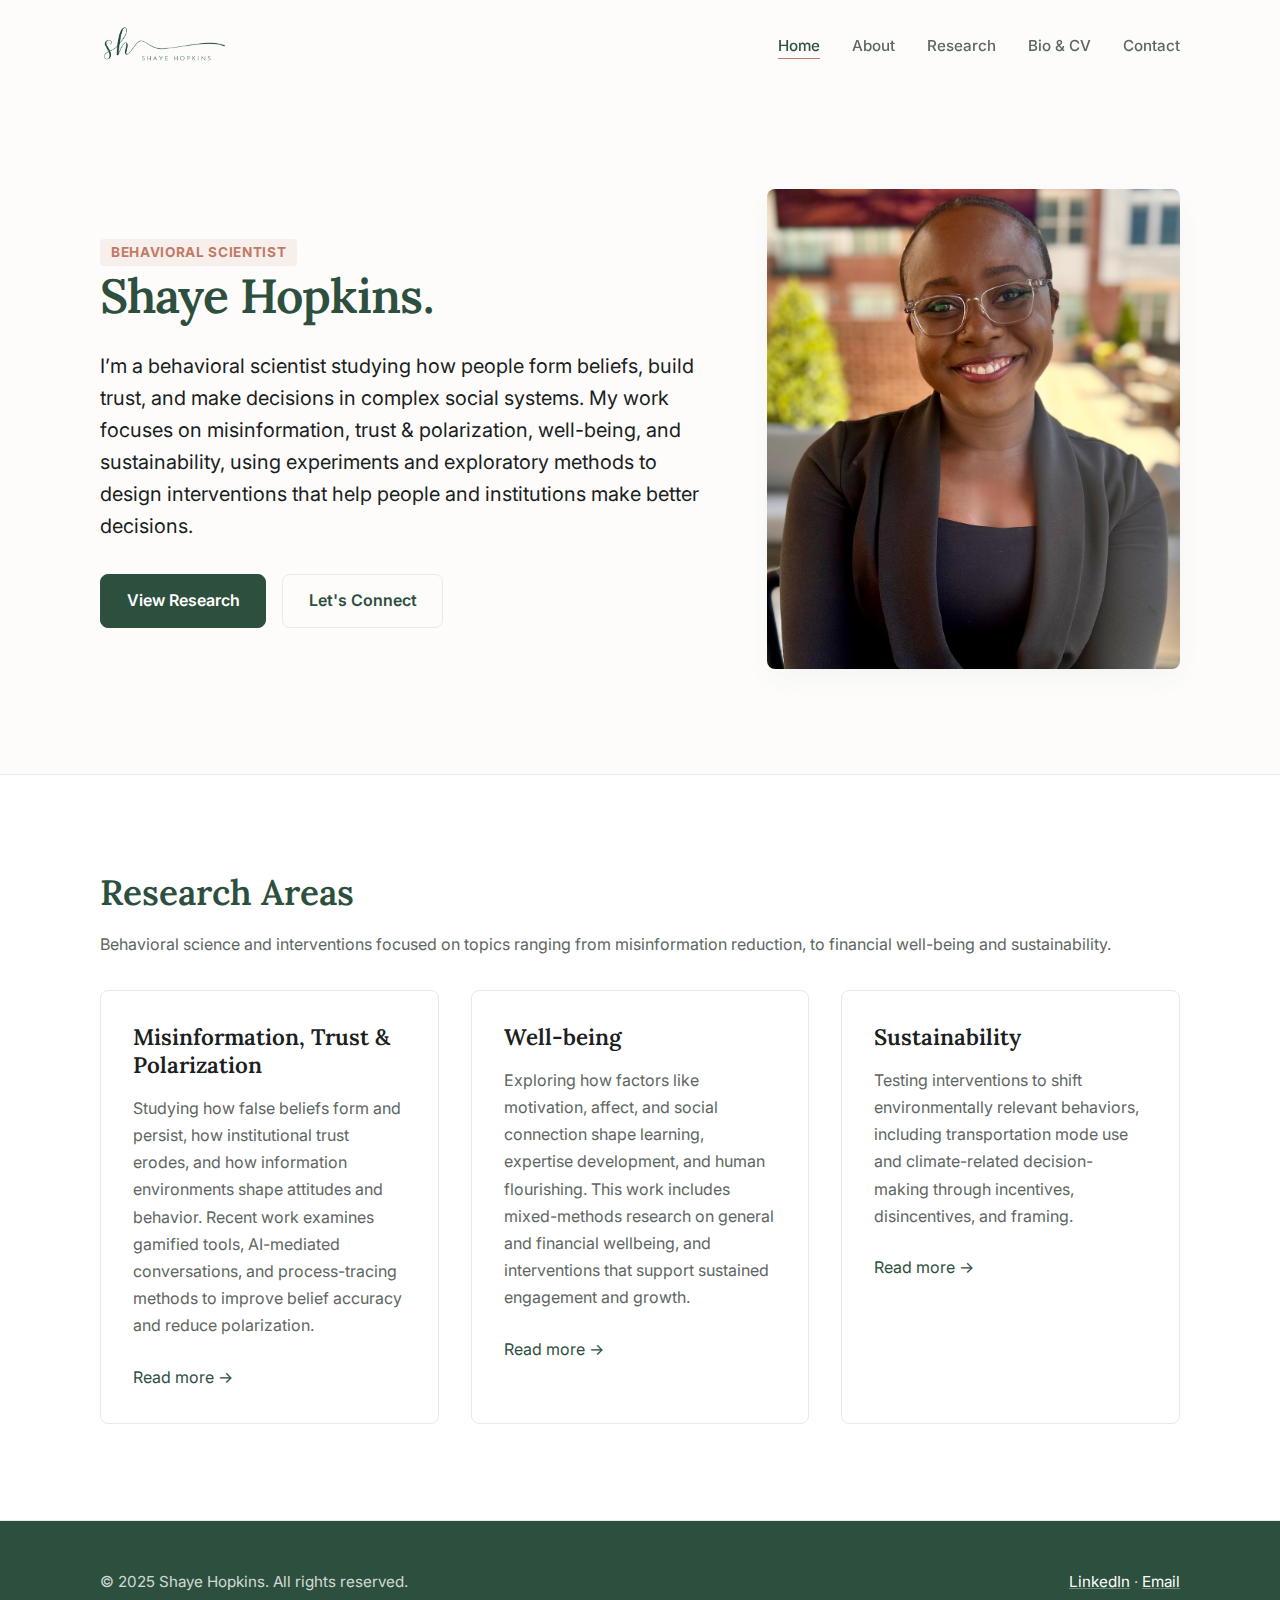
<file: index.html>
<!DOCTYPE html>
<html lang="en">
<head>
  <meta charset="utf-8">
  <meta name="viewport" content="width=device-width, initial-scale=1">
  <title>Shaye Hopkins · Behavioral Researcher</title>
  <link rel="preconnect" href="https://fonts.googleapis.com">
  <link rel="preconnect" href="https://fonts.gstatic.com" crossorigin>
  <link href="https://fonts.googleapis.com/css2?family=Lora:ital,wght@0,400;0,600;1,400&family=Inter:wght@400;500;600&display=swap" rel="stylesheet">
  <link rel="stylesheet" href="styles.css">
  <link rel="icon" type="image/png" href="assets/sh-logo.png">
</head>
<body>

  <header class="site-header">
    <div class="shell nav-container">
      <a class="brand" href="index.html"><img src="assets/main-logo.png" alt="Shaye Hopkins Logo"></a>
      <nav>
        <ul class="nav-links">
          <li><a href="index.html" class="active">Home</a></li>
          <li><a href="about.html">About</a></li>
          <li><a href="portfolio.html">Research</a></li>
          <li><a href="bio.html">Bio & CV</a></li>
          <li><a href="contact.html">Contact</a></li>
        </ul>
      </nav>
    </div>
  </header>

  <main>
    <section class="section">
      <div class="shell hero-grid" style="display:grid; grid-template-columns: 1.2fr 0.8fr; align-items:center; gap:3rem;">
        <div>
          <span class="pill">Behavioral Scientist</span>
          <h1>Shaye Hopkins.</h1>
          <p class="lede">I’m a behavioral scientist studying how people form beliefs, build trust, and make decisions in complex social systems.
            
            My work focuses on misinformation, trust & polarization, well-being, and sustainability, using experiments and exploratory methods to design interventions that help people and institutions make better decisions.</p>
          
          <div style="margin-top: 2rem; display:flex; gap: 1rem;">
            <a href="portfolio.html" class="btn">View Research</a>
            <a href="contact.html" class="btn secondary">Let's Connect</a>
          </div>
        </div>
        <div>
          <img src="assets/shaye-hopkins-portrait.jpg" alt="Shaye Hopkins" style="width:100%; border-radius: var(--radius); box-shadow: var(--shadow-card);">
        </div>
      </div>
    </section>

    <section class="section muted">
      <div class="shell">
        <div style="margin-bottom: 2rem;">
          <h2 style="margin-bottom:0;">Research Areas</h2>
          <p>Behavioral science and interventions focused on topics ranging from misinformation reduction, to financial well-being and sustainability.</p>
        </div>
        <div class="grid three">
          <article class="card">
            <h3>Misinformation, Trust & Polarization</h3>
            <p>Studying how false beliefs form and persist, how institutional trust erodes, and how information environments shape attitudes and behavior.
              Recent work examines gamified tools, AI-mediated conversations, and process-tracing methods to improve belief accuracy and reduce polarization.</p>
            <a href="portfolio.html">Read more &rarr;</a>
          </article>
          <article class="card">
            <h3>Well-being</h3>
            <p>Exploring how factors like motivation, affect, and social connection shape learning, expertise development, and human flourishing.
              This work includes mixed-methods research on general and financial wellbeing, and interventions that support sustained engagement and growth.</p>
            <a href="portfolio.html">Read more &rarr;</a>
          </article>
          <article class="card">
            <h3>Sustainability</h3>
            <p>Testing interventions to shift environmentally relevant behaviors, including transportation mode use and climate-related decision-making through incentives, disincentives, and framing.</p>
            <a href="portfolio.html">Read more &rarr;</a>
          </article>
        </div>
      </div>
    </section>
  </main>

  <footer>
    <div class="shell" style="display:flex; justify-content:space-between;">
      <div>&copy; 2025 Shaye Hopkins. All rights reserved.</div>
      <div>
        <a href="https://www.linkedin.com/in/shaye-hopkins/">LinkedIn</a> &middot; 
        <a href="mailto:shaye.mcd@gmail.com">Email</a>
      </div>
    </div>
  </footer>

</body>
</html>
</file>
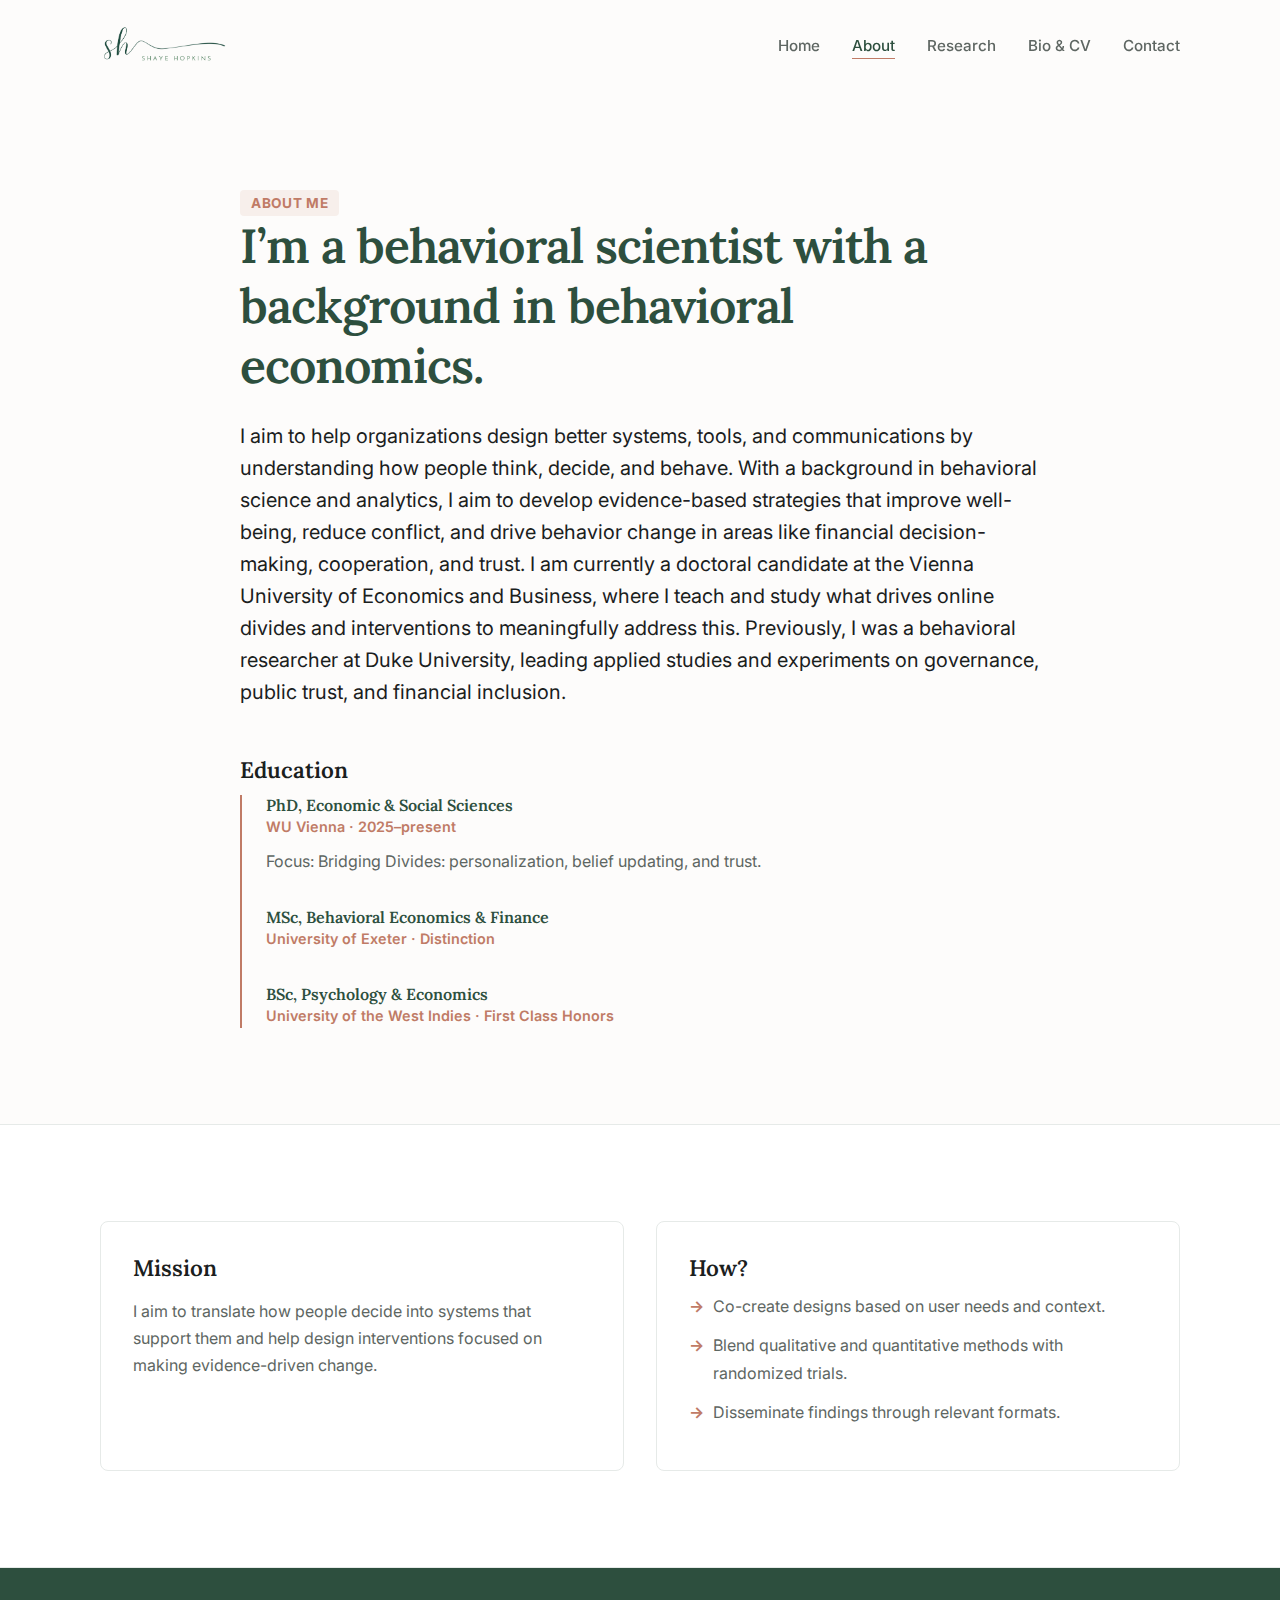
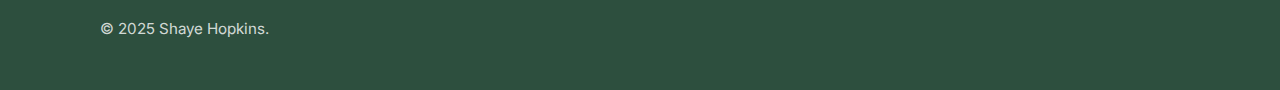
<file: about.html>
<!DOCTYPE html>
<html lang="en">
<head>
  <!-- Google tag (gtag.js) -->
  <script async src="https://www.googletagmanager.com/gtag/js?id=G-DJPDYWB2Y3"></script>
  <script>
    window.dataLayer = window.dataLayer || [];
    function gtag(){dataLayer.push(arguments);}
    gtag('js', new Date());

    gtag('config', 'G-DJPDYWB2Y3');
  </script>


  <meta charset="utf-8">
  <script type="text/javascript">
  var _iub = _iub || [];
  _iub.csConfiguration = {"siteId":4355421,"cookiePolicyId":72273041,"lang":"en","storage":{"useSiteId":true}};
  </script>
  <script type="text/javascript" src="https://cs.iubenda.com/autoblocking/4355421.js"></script>
  <script type="text/javascript" src="//cdn.iubenda.com/cs/gpp/stub.js"></script>
  <script type="text/javascript" src="//cdn.iubenda.com/cs/iubenda_cs.js" charset="UTF-8" async></script>

  <meta name="viewport" content="width=device-width, initial-scale=1">
  <title>About · Shaye Hopkins</title>
  <link href="https://fonts.googleapis.com/css2?family=Lora:ital,wght@0,400;0,600;1,400&family=Inter:wght@400;500;600&display=swap" rel="stylesheet">
  <link rel="stylesheet" href="styles.css">
  <link rel="icon" type="image/png" href="assets/sh-logo.png">
</head>
<body>

  <header class="site-header">
    <div class="shell nav-container">
      <a class="brand" href="index.html"><img src="assets/main-logo.png" alt="Shaye Hopkins Logo"></a>
      <nav>
        <ul class="nav-links">
          <li><a href="index.html">Home</a></li>
          <li><a href="about.html" class="active">About</a></li>
          <li><a href="portfolio.html">Research</a></li>
          <li><a href="bio.html">Bio & CV</a></li>
          <li><a href="contact.html">Contact</a></li>
        </ul>
      </nav>
    </div>
  </header>

  <main>
    <section class="section">
      <div class="shell" style="max-width: 800px;">
        <span class="pill">About Me</span>
        <h1>I’m a behavioral scientist with a background in behavioral economics.</h1>
        <p class="lede">I aim to help organizations design better systems, tools, and communications by understanding how people think, decide, and behave. With a background in behavioral science and analytics, I aim to develop evidence-based strategies that improve well-being, reduce conflict, and drive behavior change in areas like financial decision-making, cooperation, and trust.  
          
          I am currently a doctoral candidate at the Vienna University of Economics and Business, where I teach and study what drives online divides and interventions to meaningfully address this. Previously, I was a behavioral researcher at Duke University, leading applied studies and experiments on governance, public trust, and financial inclusion.</p>
        
        <div style="margin-top: 3rem;">
            <h3>Education</h3>
            <div style="border-left: 2px solid var(--accent); padding-left: 1.5rem; display: grid; gap: 2rem;">
                <div>
                    <h4 style="margin:0;">PhD, Economic & Social Sciences</h4>
                    <div style="color:var(--accent); font-weight:600; font-size:0.9rem;">WU Vienna · 2025–present</div>
                    <p style="margin:0.5rem 0 0;">Focus: Bridging Divides: personalization, belief updating, and trust.</p>
                </div>
                <div>
                    <h4 style="margin:0;">MSc, Behavioral Economics & Finance</h4>
                    <div style="color:var(--accent); font-weight:600; font-size:0.9rem;">University of Exeter · Distinction</div>
                </div>
                <div>
                    <h4 style="margin:0;">BSc, Psychology & Economics</h4>
                    <div style="color:var(--accent); font-weight:600; font-size:0.9rem;">University of the West Indies · First Class Honors</div>
                </div>
            </div>
        </div>
      </div>
    </section>

    <section class="section muted">
      <div class="shell grid two">
        <div class="card">
          <h3>Mission</h3>
          <p>I aim to translate how people decide into systems that support them and help design interventions focused on making evidence-driven change.</p>
        </div>
        <div class="card">
          <h3>How?</h3>
          <ul class="list-clean">
            <li>Co-create designs based on user needs and context.</li>
            <li>Blend qualitative and quantitative methods with randomized trials.</li>
            <li>Disseminate findings through relevant formats.</li>
          </ul>
        </div>
      </div>
    </section>
  </main>

  <footer>
    <div class="shell">
      &copy; 2025 Shaye Hopkins.
    </div>
  </footer>
</body>
</html>
</file>
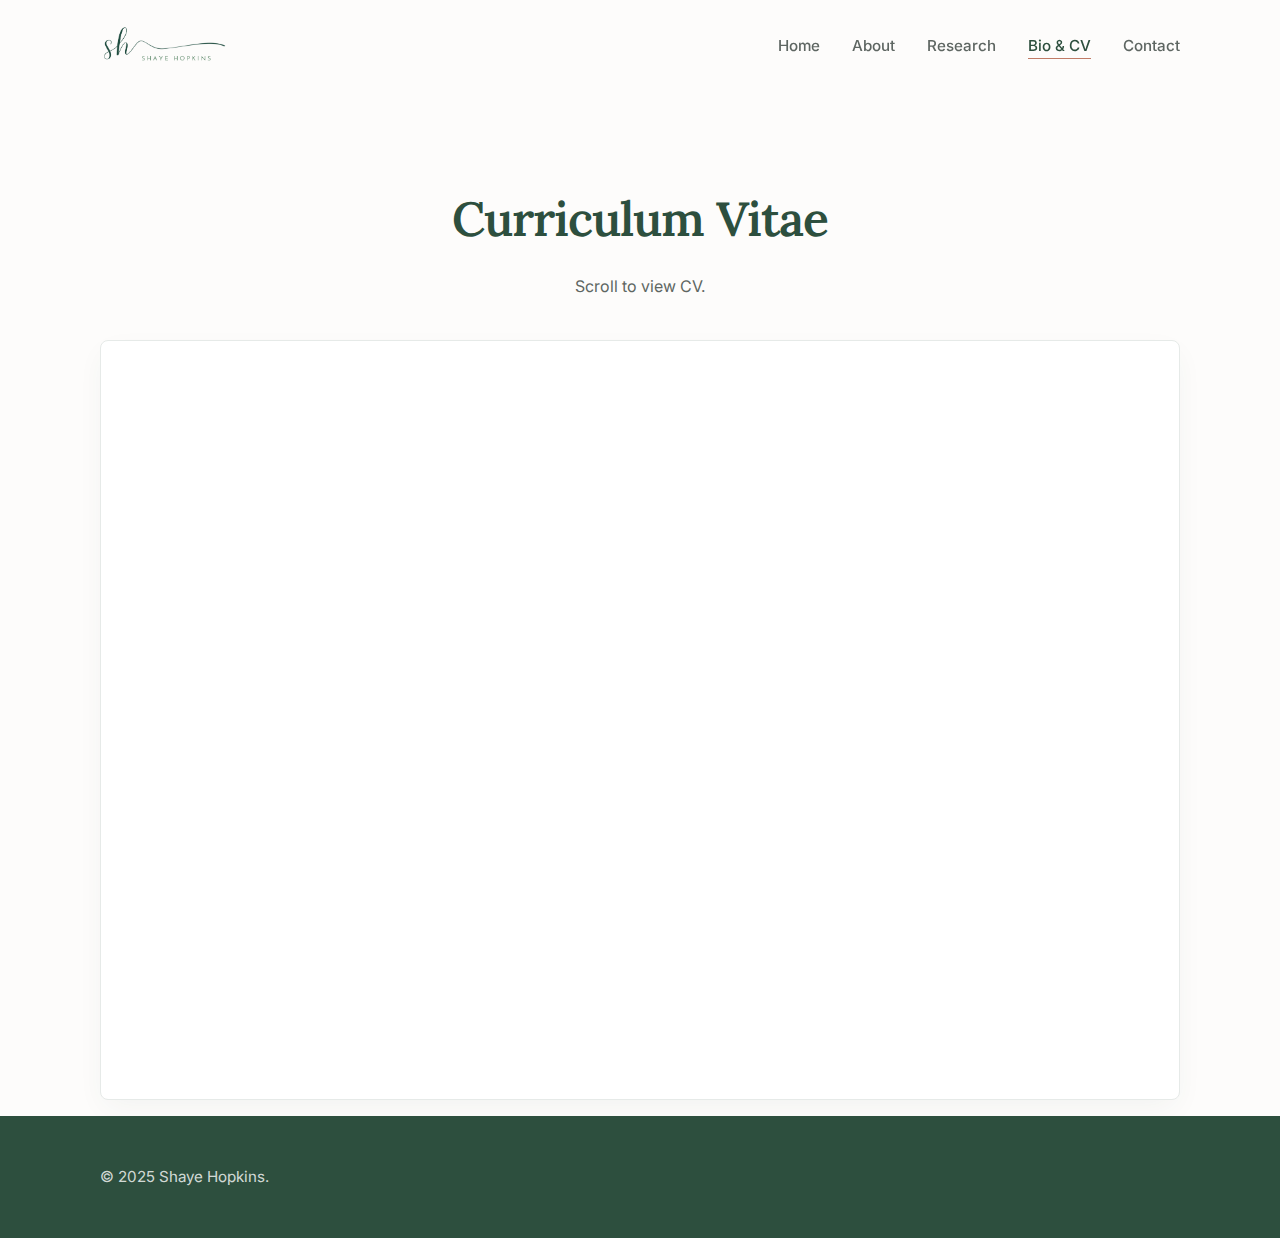
<file: bio.html>
<!DOCTYPE html>
<html lang="en">
<head>
  <meta charset="utf-8">
  <meta name="viewport" content="width=device-width, initial-scale=1">
  <title>CV · Shaye Hopkins</title>
  <link href="https://fonts.googleapis.com/css2?family=Lora:ital,wght@0,400;0,600;1,400&family=Inter:wght@400;500;600&display=swap" rel="stylesheet">
  <link rel="stylesheet" href="styles.css">
  <link rel="icon" type="image/png" href="assets/sh-logo.png">
</head>
<body style="height: 100vh; display: flex; flex-direction: column;">

  <header class="site-header">
    <div class="shell nav-container">
      <a class="brand" href="index.html"><img src="assets/main-logo.png" alt="Shaye Hopkins Logo"></a>
      <nav>
        <ul class="nav-links">
          <li><a href="index.html">Home</a></li>
          <li><a href="about.html">About</a></li>
          <li><a href="portfolio.html">Research</a></li>
          <li><a href="bio.html" class="active">Bio & CV</a></li>
          <li><a href="contact.html">Contact</a></li>
        </ul>
      </nav>
    </div>
  </header>

  <main style="flex: 1; padding-bottom: 1rem;">
    <section class="section" style="padding-bottom: 1rem;">
      <div class="shell" style="text-align:center;">
        <h1>Curriculum Vitae</h1>
        <p>Scroll to view CV</a>.</p>
      </div>
    </section>

    <div class="shell">
        <div class="cv-container">
            <iframe src="https://docs.google.com/document/d/e/2PACX-1vR2guc4F1P8qCdZnJ9XkUpFvlomGDR_JpyHK52i2p9z8U2w5szDDeunnQaw-EOGjOSD1BAzae_lbE1Z/pub?embedded=true" title="Shaye Hopkins CV">
                <p>Your browser does not support iframes. <a href="https://docs.google.com/document/d/e/2PACX-1vR2guc4F1P8qCdZnJ9XkUpFvlomGDR_JpyHK52i2p9z8U2w5szDDeunnQaw-EOGjOSD1BAzae_lbE1Z/pub?embedded=true">Open the CV</a>.</p>
            </iframe>
        </div>
    </div>
  </main>

  <footer>
    <div class="shell">
      &copy; 2025 Shaye Hopkins.
    </div>
  </footer>
</body>
</html>
</file>
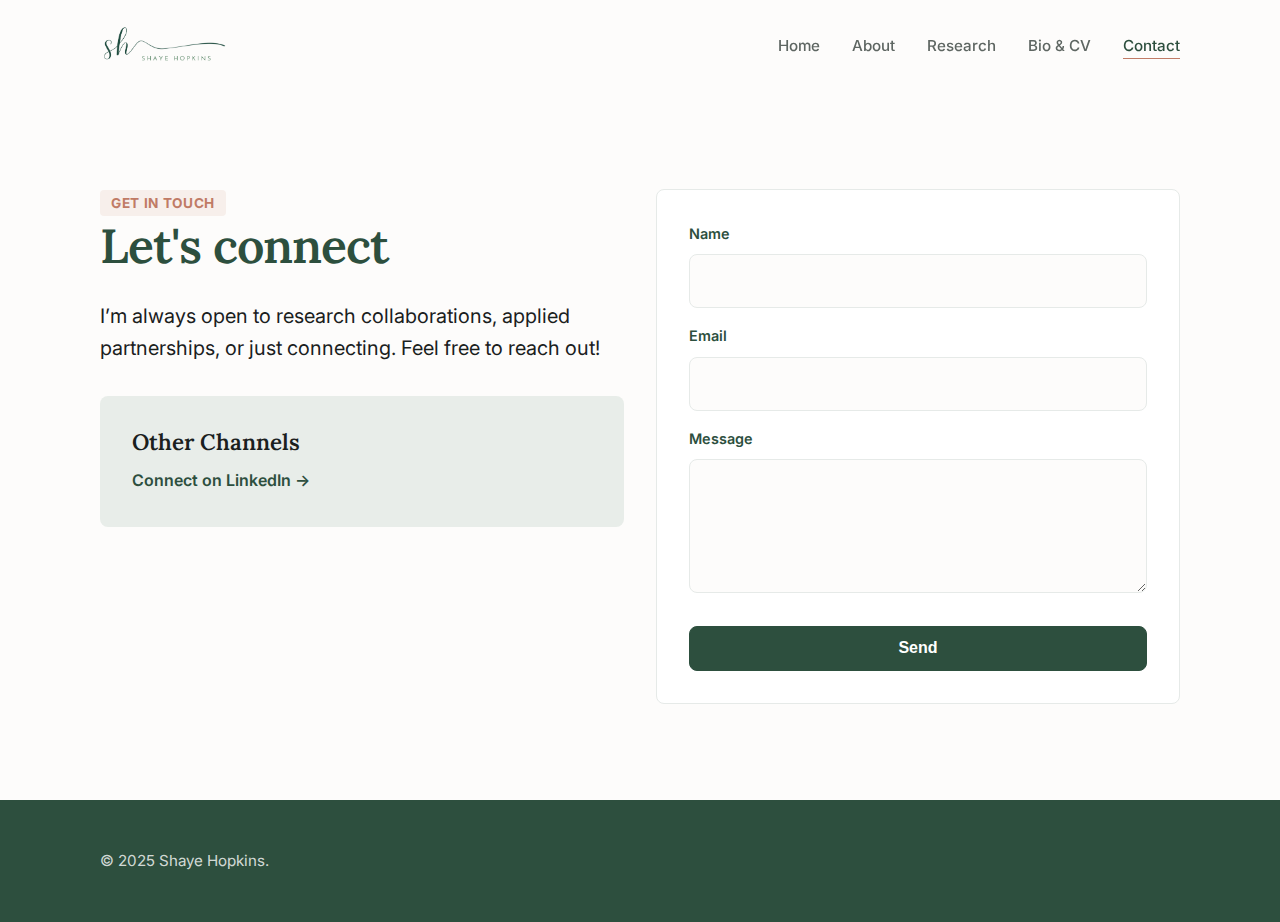
<file: contact.html>
<!DOCTYPE html>
<html lang="en">
<head>
  <meta charset="utf-8">
  <meta name="viewport" content="width=device-width, initial-scale=1">
  <title>Contact · Shaye Hopkins</title>
  <link href="https://fonts.googleapis.com/css2?family=Lora:ital,wght@0,400;0,600;1,400&family=Inter:wght@400;500;600&display=swap" rel="stylesheet">
  <link rel="stylesheet" href="styles.css">
  <link rel="icon" type="image/png" href="assets/sh-logo.png">
</head>
<body>

  <header class="site-header">
    <div class="shell nav-container">
      <a class="brand" href="index.html"><img src="assets/main-logo.png" alt="Shaye Hopkins Logo"></a>
      <nav>
        <ul class="nav-links">
          <li><a href="index.html">Home</a></li>
          <li><a href="about.html">About</a></li>
          <li><a href="portfolio.html">Research</a></li>
          <li><a href="bio.html">Bio & CV</a></li>
          <li><a href="contact.html" class="active">Contact</a></li>
        </ul>
      </nav>
    </div>
  </header>

  <main>
    <section class="section">
      <div class="shell grid two" style="align-items: start;">
        
        <div>
          <span class="pill">Get in Touch</span>
          <h1>Let's connect</h1>
          <p class="lede">I’m always open to research collaborations, applied partnerships, or just connecting. Feel free to reach out!</p>
          
          <div class="card" style="margin-top:2rem; background: var(--primary-light); border:none;">
            <h3>Other Channels</h3>
            <a href="https://www.linkedin.com/in/shaye-hopkins/" target="_blank" style="font-weight:600; color:var(--primary);">Connect on LinkedIn &rarr;</a>
          </div>
        </div>

        <div class="card">
          <form action="#" method="POST">
            <div style="margin-bottom:1rem;">
              <label for="name">Name</label>
              <input type="text" id="name" name="name" required>
            </div>
            <div style="margin-bottom:1rem;">
              <label for="email">Email</label>
              <input type="email" id="email" name="email" required>
            </div>
            <div style="margin-bottom:1.5rem;">
              <label for="message">Message</label>
              <textarea id="message" name="message" rows="5" required></textarea>
            </div>
            <button type="submit" class="btn" style="width:100%;">Send</button>
          </form>
        </div>

      </div>
    </section>
  </main>

  <footer>
    <div class="shell">
      &copy; 2025 Shaye Hopkins.
    </div>
  </footer>
</body>
</html>
</file>
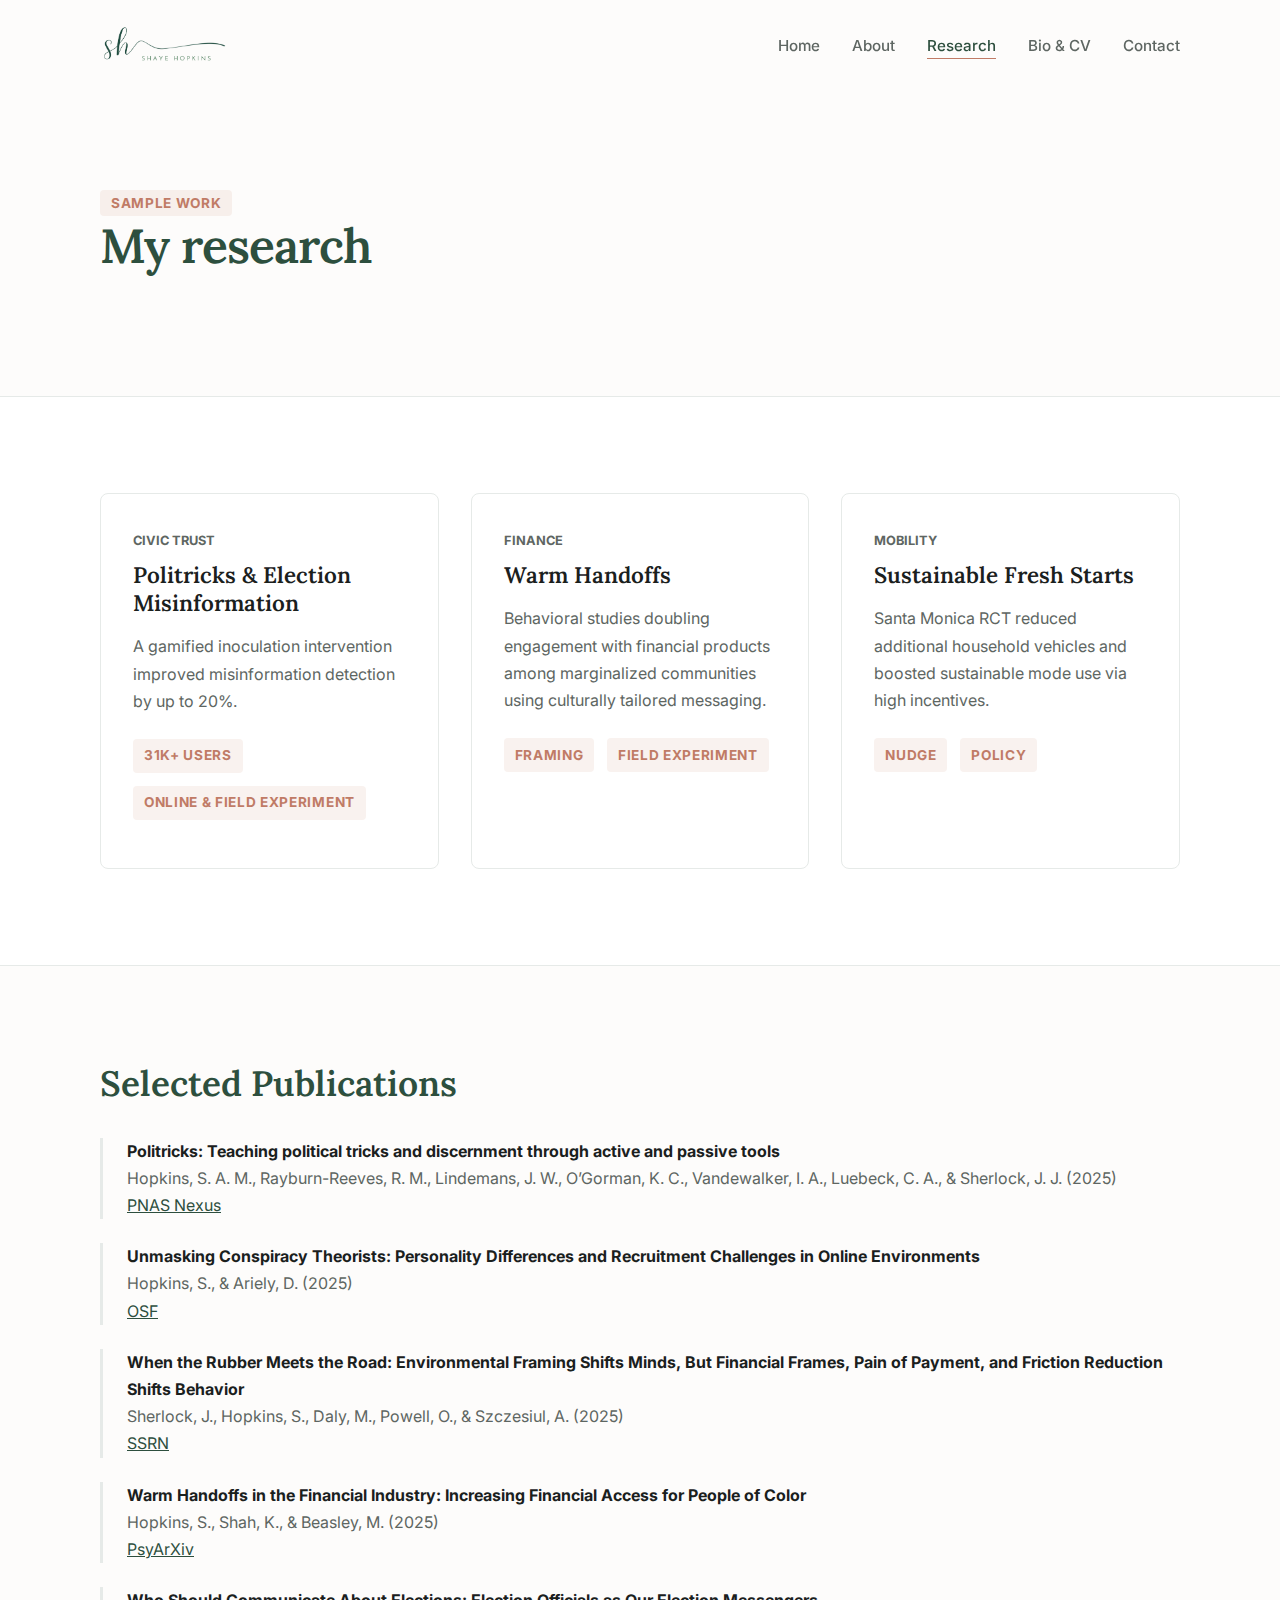
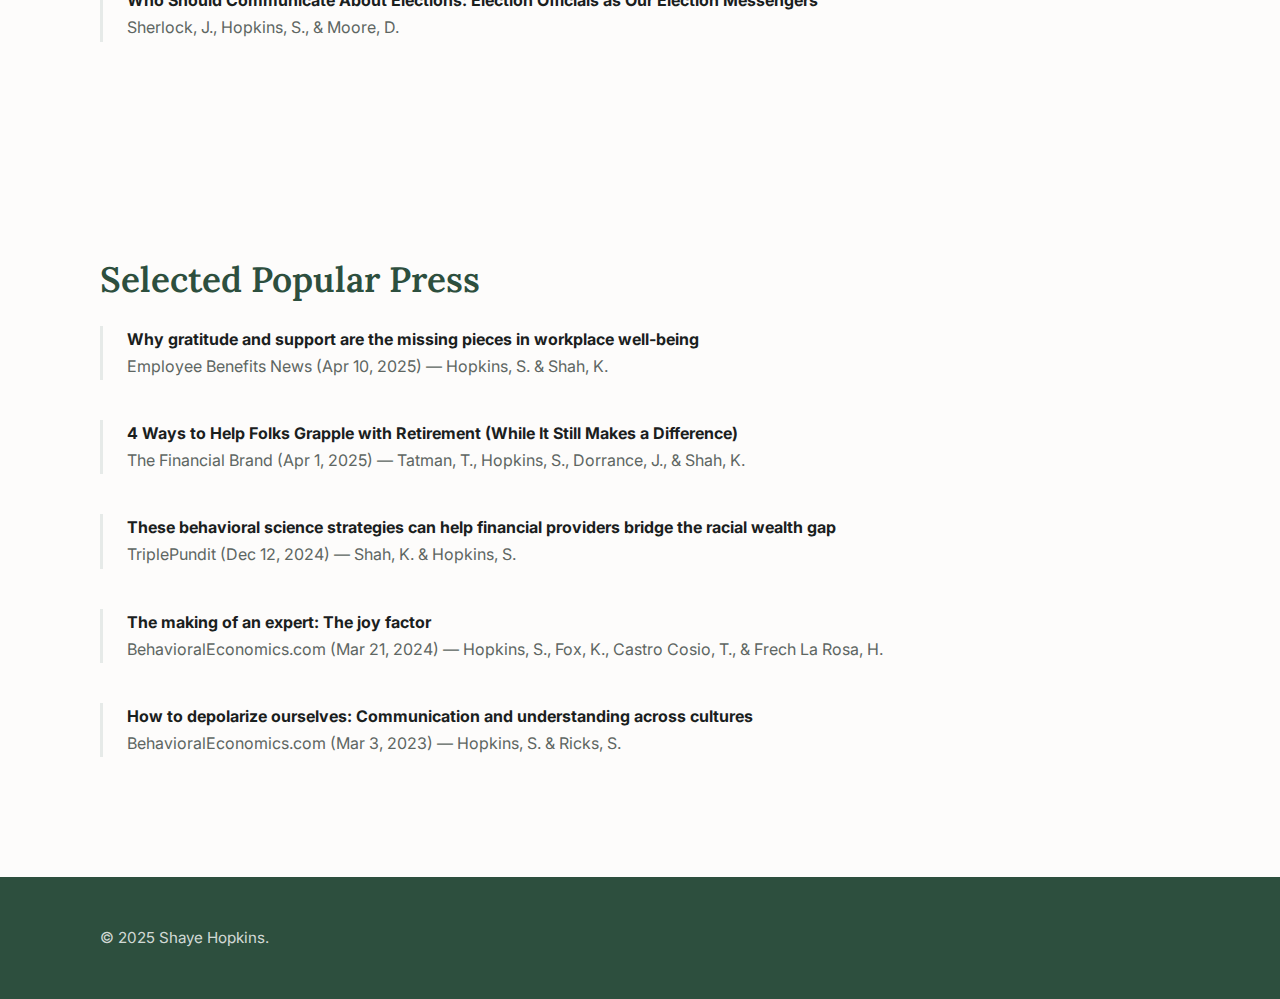
<file: portfolio.html>
<!DOCTYPE html>
<html lang="en">
<head>
  <!-- Google tag (gtag.js) -->
  <script async src="https://www.googletagmanager.com/gtag/js?id=G-DJPDYWB2Y3"></script>
  <script>
    window.dataLayer = window.dataLayer || [];
    function gtag(){dataLayer.push(arguments);}
    gtag('js', new Date());

    gtag('config', 'G-DJPDYWB2Y3');
  </script>


  <meta charset="utf-8">
  <script type="text/javascript">
  var _iub = _iub || [];
  _iub.csConfiguration = {"siteId":4355421,"cookiePolicyId":72273041,"lang":"en","storage":{"useSiteId":true}};
  </script>
  <script type="text/javascript" src="https://cs.iubenda.com/autoblocking/4355421.js"></script>
  <script type="text/javascript" src="//cdn.iubenda.com/cs/gpp/stub.js"></script>
  <script type="text/javascript" src="//cdn.iubenda.com/cs/iubenda_cs.js" charset="UTF-8" async></script>

  <meta name="viewport" content="width=device-width, initial-scale=1">
  <title>Research · Shaye Hopkins</title>
  <link href="https://fonts.googleapis.com/css2?family=Lora:ital,wght@0,400;0,600;1,400&family=Inter:wght@400;500;600&display=swap" rel="stylesheet">
  <link rel="stylesheet" href="styles.css">
  <link rel="icon" type="image/png" href="assets/sh-logo.png">
</head>
<body>

  <header class="site-header">
    <div class="shell nav-container">
      <a class="brand" href="index.html"><img src="assets/main-logo.png" alt="Shaye Hopkins Logo"></a>
      <nav>
        <ul class="nav-links">
          <li><a href="index.html">Home</a></li>
          <li><a href="about.html">About</a></li>
          <li><a href="portfolio.html" class="active">Research</a></li>
          <li><a href="bio.html">Bio & CV</a></li>
          <li><a href="contact.html">Contact</a></li>
        </ul>
      </nav>
    </div>
  </header>

  <main>
    <section class="section">
      <div class="shell">
        <span class="pill">Sample Work</span>
        <h1 style="max-width: 18ch;">My research</h1>
      </div>
    </section>

    <section class="section muted">
      <div class="shell grid three">
        <div class="card">
          <span style="font-size:0.8rem; font-weight:700; color:var(--text-muted);">CIVIC TRUST</span>
          <h3 style="margin-top:0.5rem;">Politricks & Election Misinformation</h3>
          <p>A gamified inoculation intervention improved misinformation detection by up to 20%.</p>
          <div class="pill-row">
            <span class="pill">31k+ users</span>
            <span class="pill">Online & Field Experiment</span>
          </div>
        </div>

        <div class="card">
          <span style="font-size:0.8rem; font-weight:700; color:var(--text-muted);">FINANCE</span>
          <h3 style="margin-top:0.5rem;">Warm Handoffs</h3>
          <p>Behavioral studies doubling engagement with financial products among marginalized communities using culturally tailored messaging.</p>
          <div class="pill-row">
            <span class="pill">Framing</span>
            <span class="pill">Field Experiment</span>
          </div>
        </div>

        <div class="card">
          <span style="font-size:0.8rem; font-weight:700; color:var(--text-muted);">MOBILITY</span>
          <h3 style="margin-top:0.5rem;">Sustainable Fresh Starts</h3>
          <p>Santa Monica RCT reduced additional household vehicles and boosted sustainable mode use via high incentives.</p>
          <div class="pill-row">
            <span class="pill">Nudge</span>
            <span class="pill">Policy</span>
          </div>
        </div>
      </div>
    </section>
    
    <section class="section">
        <div class="shell">
            <h2>Selected Publications</h2>
            <div style="margin-top: 2rem;">
                <div class="pub-item">
                    <strong>Politricks: Teaching political tricks and discernment through active and passive tools</strong><br>
                    <span style="color:var(--text-muted);">Hopkins, S. A. M., Rayburn-Reeves, R. M., Lindemans, J. W., O’Gorman, K. C., Vandewalker, I. A., Luebeck, C. A., &amp; Sherlock, J. J. (2025)</span><br>
                    <a href="https://doi.org/10.1093/pnasnexus/pgaf245" target="_blank" rel="noopener" style="color:var(--primary); text-decoration:underline;">PNAS Nexus</a>
                </div>
                <div class="pub-item">
                    <strong>Unmasking Conspiracy Theorists: Personality Differences and Recruitment Challenges in Online Environments</strong><br>
                    <span style="color:var(--text-muted);">Hopkins, S., &amp; Ariely, D. (2025)</span><br>
                    <a href="https://doi.org/10.31219/osf.io/bg7fx_v2" target="_blank" rel="noopener" style="color:var(--primary); text-decoration:underline;">OSF</a>
                </div>
                <div class="pub-item">
                    <strong>When the Rubber Meets the Road: Environmental Framing Shifts Minds, But Financial Frames, Pain of Payment, and Friction Reduction Shifts Behavior</strong><br>
                    <span style="color:var(--text-muted);">Sherlock, J., Hopkins, S., Daly, M., Powell, O., &amp; Szczesiul, A. (2025)</span><br>
                    <a href="http://dx.doi.org/10.2139/ssrn.5159718" target="_blank" rel="noopener" style="color:var(--primary); text-decoration:underline;">SSRN</a>
                </div>
                <div class="pub-item">
                    <strong>Warm Handoffs in the Financial Industry: Increasing Financial Access for People of Color</strong><br>
                    <span style="color:var(--text-muted);">Hopkins, S., Shah, K., &amp; Beasley, M. (2025)</span><br>
                    <a href="https://doi.org/10.31234/osf.io/czgkj_v1" target="_blank" rel="noopener" style="color:var(--primary); text-decoration:underline;">PsyArXiv</a>
                </div>
                <div class="pub-item">
                    <strong>Who Should Communicate About Elections: Election Officials as Our Election Messengers</strong><br>
                    <span style="color:var(--text-muted);">Sherlock, J., Hopkins, S., &amp; Moore, D.</span>
                </div>
            </div>
        </div>
    </section>

    <section class="section">
      <div class="shell">
        <h2>Selected Popular Press</h2>
        <div style="margin-top: 1.5rem; display: grid; gap: 1rem;">
          <div class="pub-item">
            <strong>Why gratitude and support are the missing pieces in workplace well-being</strong><br>
            <span style="color:var(--text-muted);">Employee Benefits News (Apr 10, 2025) — Hopkins, S. & Shah, K.</span>
          </div>
          <div class="pub-item">
            <strong>4 Ways to Help Folks Grapple with Retirement (While It Still Makes a Difference)</strong><br>
            <span style="color:var(--text-muted);">The Financial Brand (Apr 1, 2025) — Tatman, T., Hopkins, S., Dorrance, J., & Shah, K.</span>
          </div>
          <div class="pub-item">
            <strong>These behavioral science strategies can help financial providers bridge the racial wealth gap</strong><br>
            <span style="color:var(--text-muted);">TriplePundit (Dec 12, 2024) — Shah, K. & Hopkins, S.</span>
          </div>
          <div class="pub-item">
            <strong>The making of an expert: The joy factor</strong><br>
            <span style="color:var(--text-muted);">BehavioralEconomics.com (Mar 21, 2024) — Hopkins, S., Fox, K., Castro Cosio, T., & Frech La Rosa, H.</span>
          </div>
          <div class="pub-item">
            <strong>How to depolarize ourselves: Communication and understanding across cultures</strong><br>
            <span style="color:var(--text-muted);">BehavioralEconomics.com (Mar 3, 2023) — Hopkins, S. & Ricks, S.</span>
          </div>
        </div>
      </div>
    </section>
  </main>

  <footer>
    <div class="shell">
      &copy; 2025 Shaye Hopkins.
    </div>
  </footer>
</body>
</html>
</file>
<file: styles.css>
:root {
  /* 60-30-10 Rule Palette */
  --bg-body: #fdfcfb;       /* Warm paper white */
  --surface: #ffffff;       /* Pure white */
  --primary: #2d4f3e;       /* Deep Forest Green - Trust/Academic */
  --primary-light: #e8ede9; /* Soft green wash */
  --accent: #c07b66;        /* Muted Terra Cotta - Complementary/Action */
  --accent-hover: #a86552;
  --text-main: #1a201d;     /* Soft Black */
  --text-muted: #5e6662;    /* Grey */
  --border: #e6eae8;
  
  --shadow-sm: 0 4px 6px -1px rgba(45, 79, 62, 0.05);
  --shadow-card: 0 10px 30px -5px rgba(45, 79, 62, 0.06);
  
  --radius: 8px; /* Sharper radius for a more professional look */
  --font-heading: 'Lora', Georgia, serif;
  --font-body: 'Proxima Nova', 'Inter', sans-serif;
  --max-width: 1080px;
}

* { box-sizing: border-box; }

body {
  margin: 0;
  font-family: var(--font-body);
  background: var(--bg-body);
  color: var(--text-main);
  line-height: 1.7;
  -webkit-font-smoothing: antialiased;
}

a { color: var(--primary); text-decoration: none; transition: color 0.2s; }
a:hover { color: var(--accent); }

h1, h2, h3, h4 { 
  font-family: var(--font-heading); 
  color: var(--primary);
  margin: 0 0 0.5em; 
  font-weight: 600;
  line-height: 1.25;
}

h1 { font-size: clamp(2.2rem, 5vw, 3rem); letter-spacing: -0.02em; }
h2 { font-size: clamp(1.8rem, 4vw, 2.2rem); }
h3 { font-size: 1.4rem; color: var(--text-main); }

p { margin-bottom: 1.5rem; color: var(--text-muted); }
p.lede { font-size: 1.25rem; line-height: 1.6; color: var(--text-main); font-weight: 400; max-width: 65ch; }

/* Layout */
.shell { width: min(var(--max-width), 92%); margin: 0 auto; }
.section { padding: clamp(4rem, 8vw, 6rem) 0; }
.section.muted { background: var(--surface); border-top: 1px solid var(--border); border-bottom: 1px solid var(--border); }

/* Header & Nav */
.site-header {
  padding: 1.5rem 0;
  background: rgba(253, 252, 251, 0.95);
  backdrop-filter: blur(10px);
  position: sticky;
  top: 0;
  z-index: 100;
  border-bottom: 1px solid transparent;
  transition: border-color 0.3s;
}
.site-header.scrolled { border-bottom-color: var(--border); }

.nav-container { display: flex; justify-content: space-between; align-items: center; }
.brand img { height: 44px; display: block; }

.nav-links { list-style: none; display: flex; gap: 2rem; margin: 0; padding: 0; }
.nav-links a { 
  color: var(--text-muted); 
  font-weight: 500; 
  font-size: 0.95rem; 
  position: relative;
}
.nav-links a.active, .nav-links a:hover { color: var(--primary); }
.nav-links a.active::after {
  content: ''; position: absolute; bottom: -4px; left: 0; width: 100%; height: 1px; background: var(--accent);
}

/* Buttons */
.btn {
  display: inline-flex; justify-content: center; align-items: center;
  padding: 0.8em 1.6em;
  background: var(--primary);
  color: white;
  font-weight: 600;
  border-radius: var(--radius);
  transition: all 0.2s ease;
  font-size: 1rem;
  border: 1px solid var(--primary);
}
.btn:hover { background: var(--accent); border-color: var(--accent); color: white; transform: translateY(-1px); }

.btn.secondary {
  background: transparent;
  color: var(--primary);
  border: 1px solid var(--border);
}
.btn.secondary:hover { border-color: var(--primary); color: var(--primary); background: var(--primary-light); }

/* Cards & Grids */
.grid { display: grid; gap: 2rem; }
.grid.three { grid-template-columns: repeat(auto-fit, minmax(300px, 1fr)); }
.grid.two { grid-template-columns: repeat(auto-fit, minmax(400px, 1fr)); }

.card {
  background: var(--surface);
  padding: 2rem;
  border-radius: var(--radius);
  border: 1px solid var(--border);
  transition: transform 0.3s ease, box-shadow 0.3s ease;
}
.card:hover { transform: translateY(-3px); box-shadow: var(--shadow-card); border-color: rgba(45, 79, 62, 0.2); }

/* Pills & Tags */
.pill-row { display: flex; flex-wrap: wrap; gap: 0.8rem; margin: 1rem 0; }
.pill {
  font-size: 0.85rem;
  text-transform: uppercase;
  letter-spacing: 0.05em;
  font-weight: 700;
  color: var(--accent);
  background: rgba(192, 123, 102, 0.1);
  padding: 0.4em 0.8em;
  border-radius: 4px;
}

/* Lists */
.list-clean { list-style: none; padding: 0; margin: 0; }
.list-clean li { 
  margin-bottom: 0.75rem; 
  padding-left: 1.5rem; 
  position: relative; 
  color: var(--text-muted);
}
.list-clean li::before {
  content: '→';
  color: var(--accent);
  position: absolute; left: 0; top: 0;
  font-weight: bold;
}

/* Publication List */
.pub-item {
  border-left: 3px solid var(--border);
  padding-left: 1.5rem;
  margin-bottom: 1.5rem;
  transition: border-color 0.2s;
}
.pub-item:hover { border-left-color: var(--accent); }

/* Forms */
input, textarea {
  width: 100%;
  padding: 1rem;
  border: 1px solid var(--border);
  border-radius: var(--radius);
  background: var(--bg-body);
  font-family: inherit;
  font-size: 1rem;
  transition: border-color 0.2s;
}
input:focus, textarea:focus { outline: none; border-color: var(--primary); background: #fff; }
label { display: block; margin-bottom: 0.5rem; font-weight: 600; font-size: 0.9rem; color: var(--primary); }

/* CV Iframe Specifics */
.cv-container {
    width: 100%;
    height: calc(100vh - 140px);
    border: 1px solid var(--border);
    border-radius: var(--radius);
    overflow: hidden;
    background: #fff;
    box-shadow: var(--shadow-card);
}
.cv-container iframe {
    width: 100%;
    height: 100%;
    border: none;
}

/* Footer */
footer { background: var(--primary); color: rgba(255,255,255,0.8); padding: 3rem 0; font-size: 0.95rem; }
footer a { color: #fff; text-decoration: underline; text-decoration-color: rgba(255,255,255,0.3); }
footer a:hover { text-decoration-color: #fff; color: #fff; }

@media (max-width: 768px) {
  .nav-links { display: none; } /* Simplified for brevity; usually requires JS toggle */
  .hero-grid { grid-template-columns: 1fr; }
  .grid.two { grid-template-columns: 1fr; }
  
  /* Mobile Nav Fallback (Simple) */
  .nav-links { display: flex; flex-wrap: wrap; gap: 1rem; justify-content: center; margin-top: 1rem; }
  .nav-container { flex-direction: column; }
}
</file>
